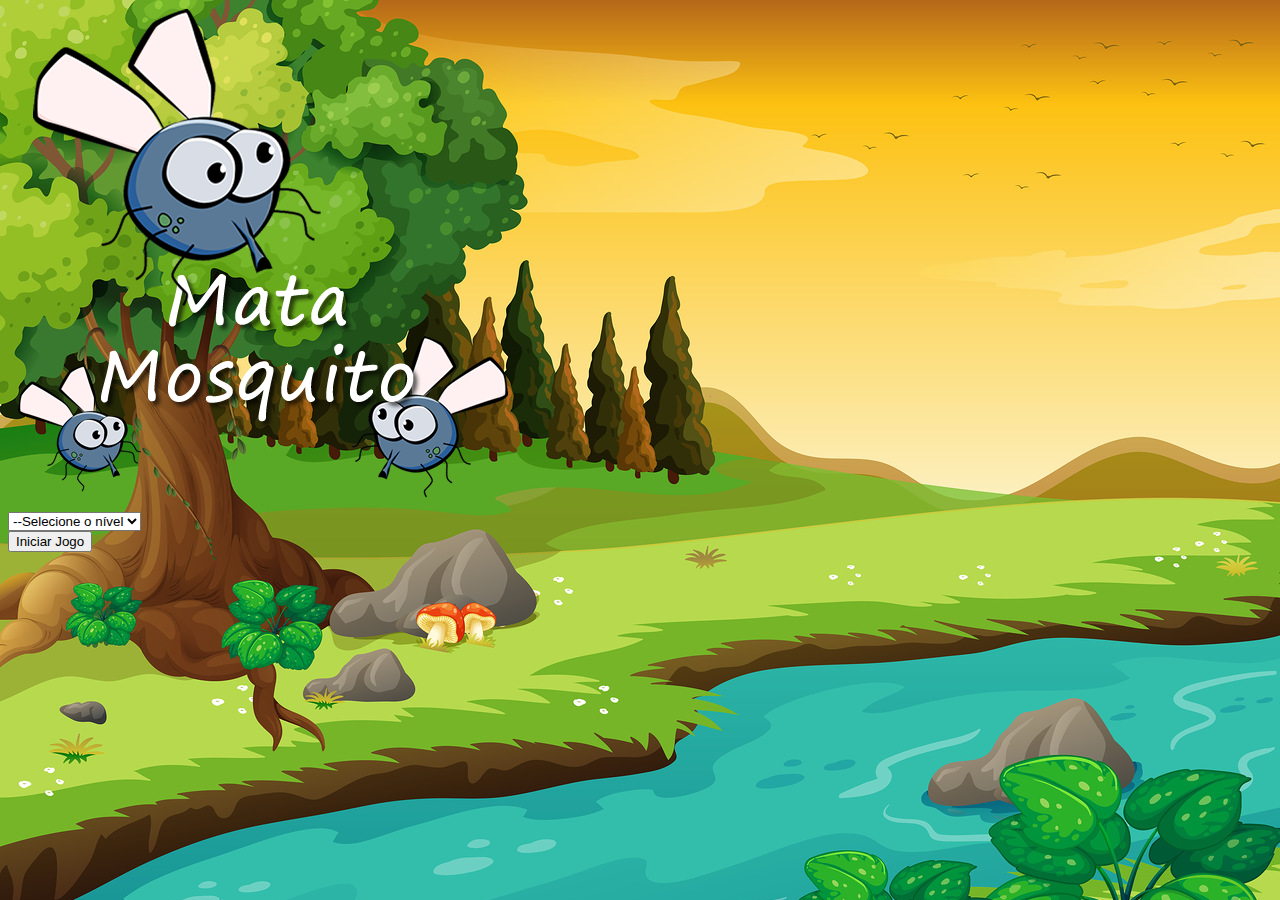
<file: index.html>
<!DOCTYPE html>
<html lang="en">

<head>
    <meta charset="UTF-8">
    <meta http-equiv="X-UA-Compatible" content="IE=edge">
    <meta name="viewport" content="width=device-width, initial-scale=1.0">
    <title>Mata Mosquito - Início</title>

    <!-- BOOTSTRAP -->
    <link href="https://cdn.jsdelivr.net/npm/bootstrap@5.1.1/dist/css/bootstrap.min.css" rel="stylesheet"
        integrity="sha384-F3w7mX95PdgyTmZZMECAngseQB83DfGTowi0iMjiWaeVhAn4FJkqJByhZMI3AhiU" crossorigin="anonymous">

    <!-- STYLES -->
    <link rel="stylesheet" href="style.css">

    <script>
        function iniciarJogo() {
            var nivel = document.getElementById('nivel').value

            if (nivel === '') {
                alert('Selecione um nível para iniciar o jogo')
                return false
            }

            window.location.href = 'app.html?' + nivel

        }

    </script>
</head>

<body>

    <div class="container">
        <div class="row">
            <div class="col">
                <div class="d-flex justify-content-center">
                    <img src="imagens/game.png" alt="">
                </div>
            </div>
        </div>

        <div class="row">
            <div class="col">
                <div class="d-flex justify-content-center">
                    <div class="mb-2">
                        <select id='nivel' class="form-control">
                            <option value="">--Selecione o nível</option>
                            <option value="easy">Fácil</option>
                            <option value="normal">Normal</option>
                            <option value="hard">Difícil</option>
                        </select>
                    </div>

                </div>
            </div>
        </div>

        <div class="row">
            <div class="col">
                <div class="d-flex justify-content-center">
                    <button type='button' class='btn btn-danger btn-lg' onclick="iniciarJogo()">Iniciar Jogo </button>
                </div>
            </div>
        </div>
    </div>
</body>

</html>
</file>
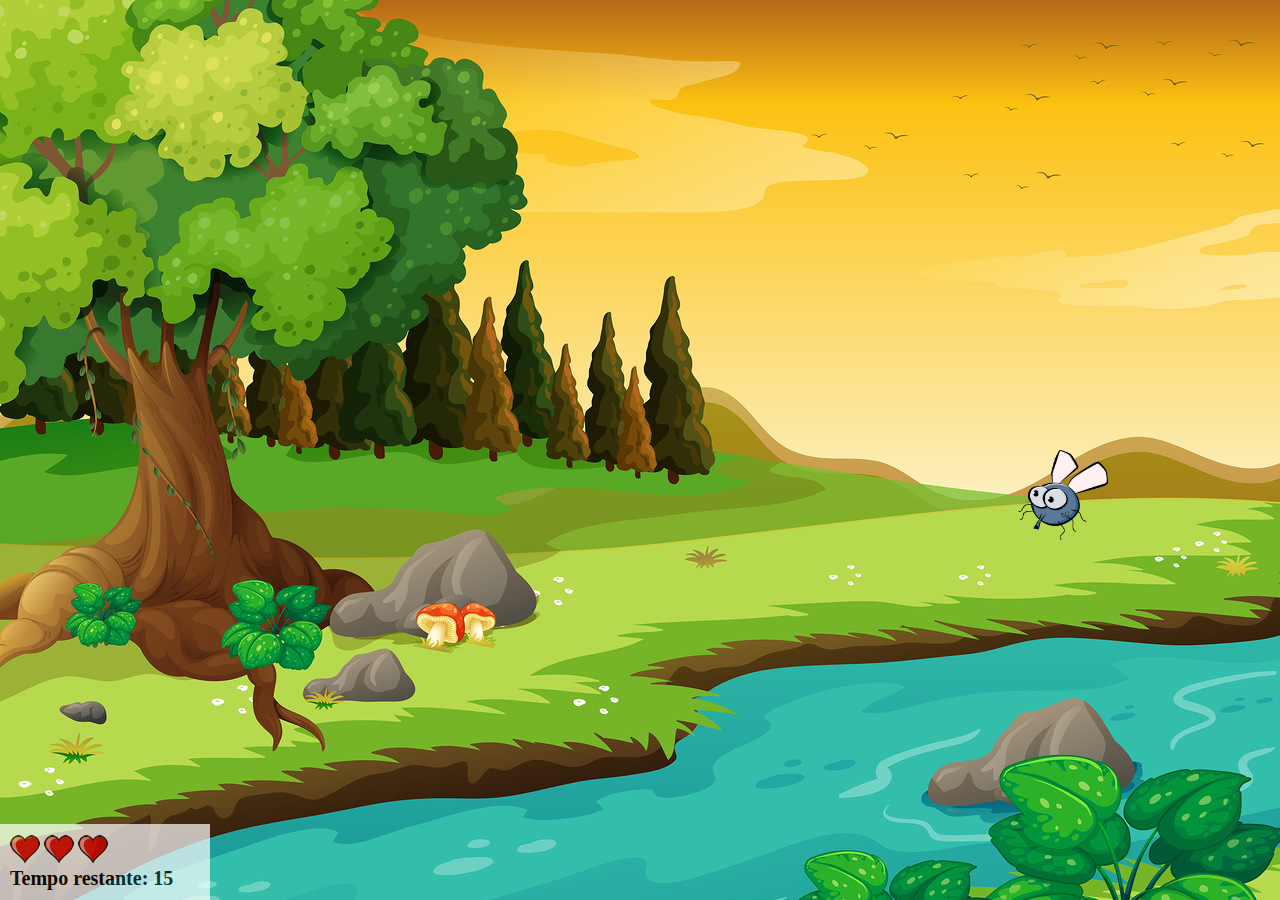
<file: app.html>
<!DOCTYPE html>
<html lang="en">

<head>
    <meta charset="UTF-8">
    <meta http-equiv="X-UA-Compatible" content="IE=edge">
    <meta name="viewport" content="width=device-width, initial-scale=1.0">
    <title>Mata Mosquito</title>
    <script src="jogo.js"></script>
    <link rel="stylesheet" href="style.css">


</head>

<body onresize='ajustaTamanhoPalcoJogo()'>

    <div class="painel">
        <div class="vidas">
            <img id='v1' src="imagens/coracao_cheio.png" alt="">
            <img id='v2' src="imagens/coracao_cheio.png" alt="">
            <img id='v3' src="imagens/coracao_cheio.png" alt="">
        </div>
        <div class="cronometro">Tempo restante: <span id='cronometro'></span> </div>
    </div>

    <script>
        document.getElementById('cronometro').innerHTML = tempo

        randomPosition()

        var criaMosquito = setInterval(function () {
            randomPosition();
        }, criaMosquitoTempo)
    </script>
</body>

</html>
</file>
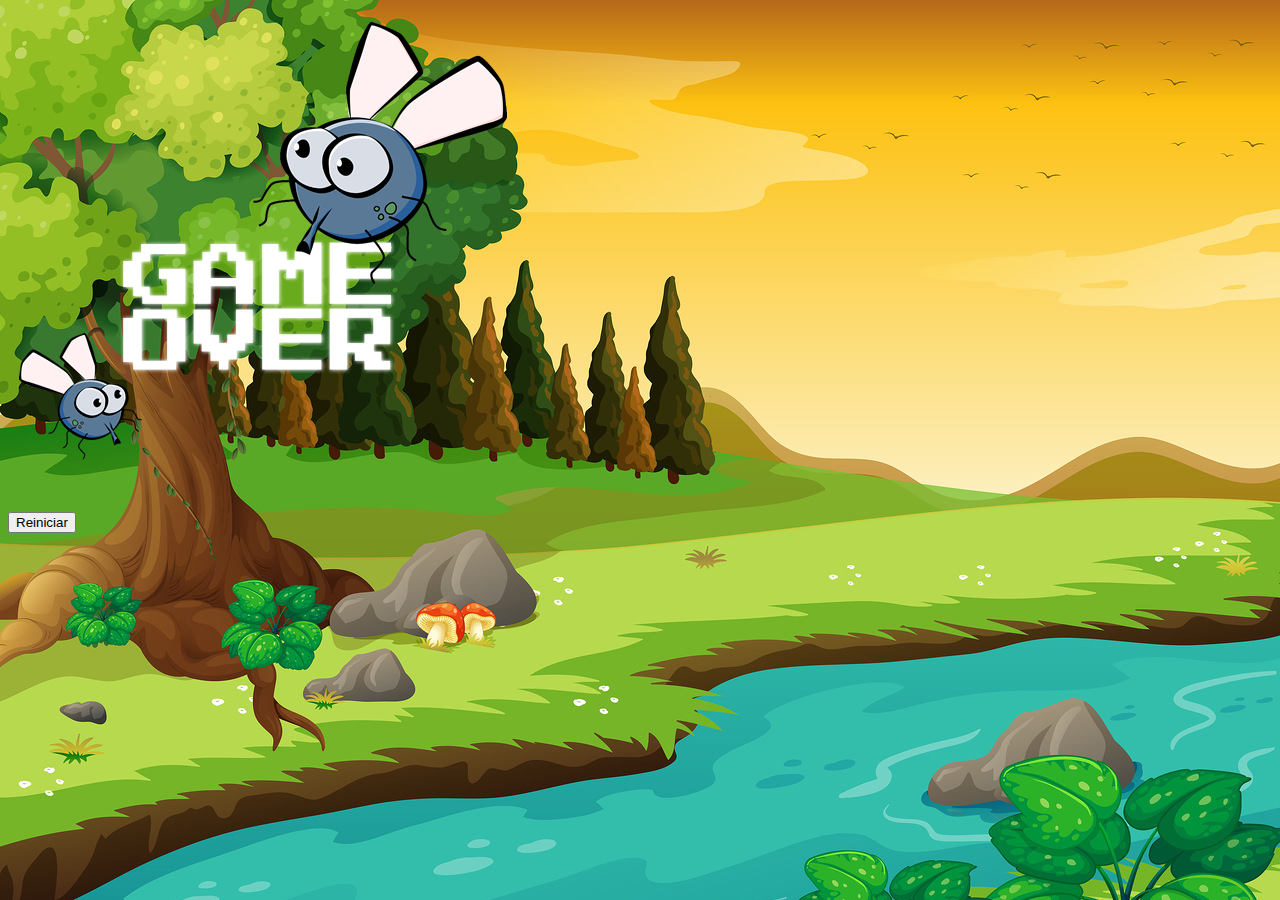
<file: gameover.html>
<!DOCTYPE html>
<html lang="en">

<head>
    <meta charset="UTF-8">
    <meta http-equiv="X-UA-Compatible" content="IE=edge">
    <meta name="viewport" content="width=device-width, initial-scale=1.0">
    <title>Game Over</title>

    <!-- BOOTSTRAP -->
    <link href="https://cdn.jsdelivr.net/npm/bootstrap@5.1.1/dist/css/bootstrap.min.css" rel="stylesheet"
        integrity="sha384-F3w7mX95PdgyTmZZMECAngseQB83DfGTowi0iMjiWaeVhAn4FJkqJByhZMI3AhiU" crossorigin="anonymous">

    <!-- STYLES -->
    <link rel="stylesheet" href="style.css">
</head>

<body>

    <div class="container">
        <div class="row">
            <div class="col">
                <div class="d-flex justify-content-center">
                    <img src="imagens/game_over.png" alt="">
                </div>
            </div>
        </div>

        <div class="row">
            <div class="col">
                <div class="d-flex justify-content-center">
                    <button type='button' class='btn btn-dark btn-lg'
                        onclick="window.location.href='index.html'">Reiniciar </button>
                </div>
            </div>
        </div>
    </div>
</body>

</html>
</file>
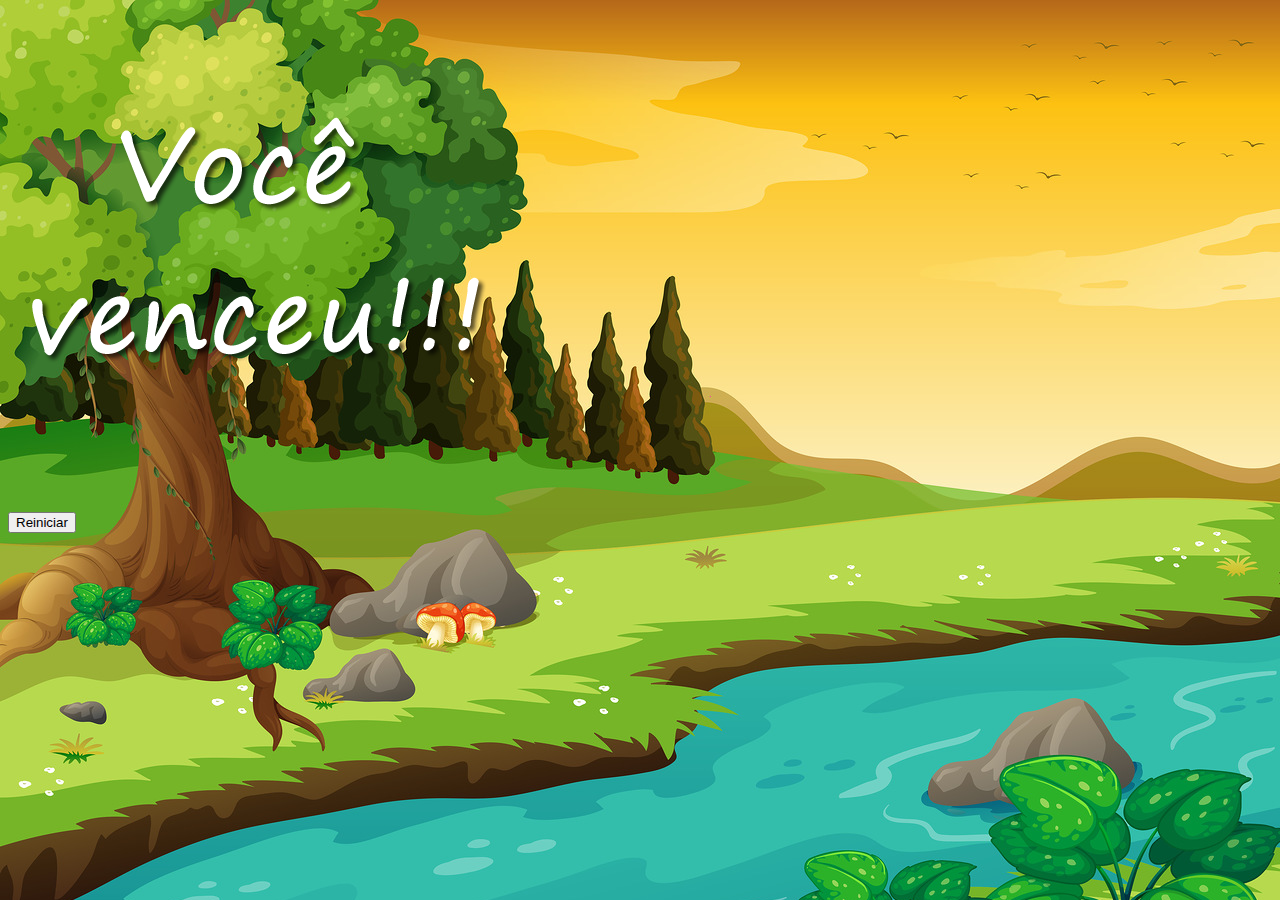
<file: win.html>
<!DOCTYPE html>
<html lang="en">

<head>
    <meta charset="UTF-8">
    <meta http-equiv="X-UA-Compatible" content="IE=edge">
    <meta name="viewport" content="width=device-width, initial-scale=1.0">
    <title>Parabéns, você venceu!</title>

    <!-- BOOTSTRAP -->
    <link href="https://cdn.jsdelivr.net/npm/bootstrap@5.1.1/dist/css/bootstrap.min.css" rel="stylesheet"
        integrity="sha384-F3w7mX95PdgyTmZZMECAngseQB83DfGTowi0iMjiWaeVhAn4FJkqJByhZMI3AhiU" crossorigin="anonymous">

    <!-- STYLES -->
    <link rel="stylesheet" href="style.css">
</head>

<body>

    <div class="container">
        <div class="row">
            <div class="col">
                <div class="d-flex justify-content-center">
                    <img src="imagens/vitoria.png" alt="">
                </div>
            </div>
        </div>

        <div class="row">
            <div class="col">
                <div class="d-flex justify-content-center">
                    <button type='button' class='btn btn-dark btn-lg'
                        onclick="window.location.href='index.html'">Reiniciar </button>
                </div>
            </div>
        </div>
    </div>
</body>

</html>
</file>
<file: style.css>
html{
    cursor: url(imagens/mata_mosca.png) 30 30, auto;
}

body{
    background-image: url(imagens/bg.jpg);
    background-repeat: no-repeat;
    background-size: cover;
}

.mosquito1{
    width: 50px;
    height: 50px;
}

.mosquito2{
    width: 70px;
    height: 70px;
}

.mosquito3{
    width: 90px;
    height: 90px;
}

.sideA{
    transform: scaleX(1);
}

.sideB{
    transform: scaleX(-1);
}

.painel{
    position: absolute;
    width: 190px;
    padding: 10px;
    left: 0px;
    bottom: 0px;
    border-top: solid 1px white;
    background-color: white;
    opacity: 0.7;
}

.vidas{
    float: left;
}

.cronometro{
    float: left;
    font-size: 20px;
    font-weight: bold;
}
</file>
